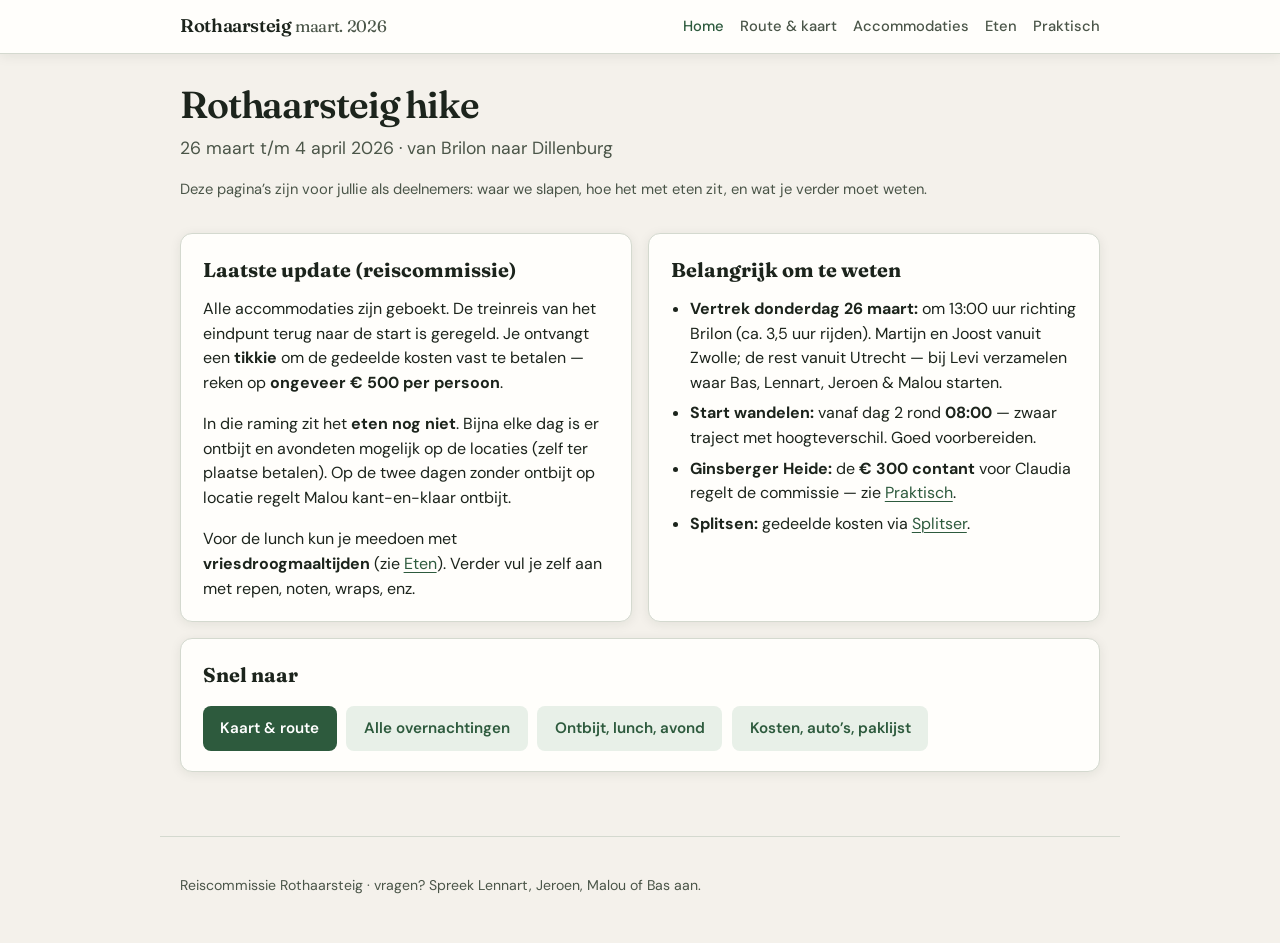
<file: index.html>
<!DOCTYPE html>
<html lang="nl">
<head>
  <meta charset="UTF-8">
  <meta name="viewport" content="width=device-width, initial-scale=1.0">
  <meta name="robots" content="noindex, nofollow">
  <link rel="icon" href="favicon.svg" type="image/svg+xml">
  <title>Rothaarsteig — maart 2026</title>
  <meta name="description" content="Informatie voor deelnemers: Rothaarsteig hike 26 maart t/m 4 april 2026.">
  <link rel="canonical" href="https://lennartdeknikker.github.io/rotharsteig/">
  <meta property="og:type" content="website">
  <meta property="og:site_name" content="Rothaarsteig 2026">
  <meta property="og:title" content="Rothaarsteig — maart 2026">
  <meta property="og:description" content="Informatie voor deelnemers: Rothaarsteig hike 26 maart t/m 4 april 2026.">
  <meta property="og:url" content="https://lennartdeknikker.github.io/rotharsteig/">
  <meta property="og:image" content="https://lennartdeknikker.github.io/rotharsteig/og-image.png">
  <meta property="og:image:alt" content="Rothaarsteig hike — 26 maart t/m 4 april 2026, Brilon naar Dillenburg">
  <meta property="og:locale" content="nl_NL">
  <meta name="twitter:card" content="summary_large_image">
  <meta name="twitter:title" content="Rothaarsteig — maart 2026">
  <meta name="twitter:description" content="Informatie voor deelnemers: Rothaarsteig hike 26 maart t/m 4 april 2026.">
  <meta name="twitter:image" content="https://lennartdeknikker.github.io/rotharsteig/og-image.png">
  <link rel="preconnect" href="https://fonts.googleapis.com">
  <link rel="preconnect" href="https://fonts.gstatic.com" crossorigin>
  <link href="https://fonts.googleapis.com/css2?family=DM+Sans:ital,opsz,wght@0,9..40,400;0,9..40,600;1,9..40,400&family=Fraunces:ital,opsz,wght@0,9..144,500;0,9..144,600&display=swap" rel="stylesheet">
  <link rel="stylesheet" href="assets/css/styles.css">
</head>
<body>
  <a class="skip-link" href="#main">Naar inhoud</a>
  <header class="site-header">
    <div class="site-header__inner">
      <a class="brand" href="index.html">Rothaarsteig <span>maart. 2026</span></a>
      <nav aria-label="Hoofdmenu">
        <ul class="nav">
          <li><a href="index.html" aria-current="page">Home</a></li>
          <li><a href="route.html">Route &amp; kaart</a></li>
          <li><a href="accommodaties.html">Accommodaties</a></li>
          <li><a href="eten.html">Eten</a></li>
          <li><a href="praktisch.html">Praktisch</a></li>
        </ul>
      </nav>
    </div>
  </header>

  <main id="main">
    <div class="hero">
      <h1>Rothaarsteig hike</h1>
      <p class="lead">26 maart t/m 4 april 2026 · van Brilon naar Dillenburg</p>
      <p class="muted">Deze pagina’s zijn voor jullie als deelnemers: waar we slapen, hoe het met eten zit, en wat je verder moet weten.</p>
    </div>

    <div class="grid-2">
      <div class="card">
        <h2>Laatste update (reiscommissie)</h2>
        <p>Alle accommodaties zijn geboekt. De treinreis van het eindpunt terug naar de start is geregeld. Je ontvangt een <strong>tikkie</strong> om de gedeelde kosten vast te betalen — reken op <strong>ongeveer €&nbsp;500 per persoon</strong>.</p>
        <p>In die raming zit het <strong>eten nog niet</strong>. Bijna elke dag is er ontbijt en avondeten mogelijk op de locaties (zelf ter plaatse betalen). Op de twee dagen zonder ontbijt op locatie regelt Malou kant-en-klaar ontbijt.</p>
        <p>Voor de lunch kun je meedoen met <strong>vriesdroogmaaltijden</strong> (zie <a href="eten.html">Eten</a>). Verder vul je zelf aan met repen, noten, wraps, enz.</p>
      </div>
      <div class="card">
        <h2>Belangrijk om te weten</h2>
        <ul class="clean">
          <li><strong>Vertrek donderdag 26 maart:</strong> om 13:00 uur richting Brilon (ca. 3,5 uur rijden). Martijn en Joost vanuit Zwolle; de rest vanuit Utrecht — bij Levi verzamelen waar Bas, Lennart, Jeroen &amp; Malou starten.</li>
          <li><strong>Start wandelen:</strong> vanaf dag 2 rond <strong>08:00</strong> — zwaar traject met hoogteverschil. Goed voorbereiden.</li>
          <li><strong>Ginsberger Heide:</strong> de <strong>€&nbsp;300 contant</strong> voor Claudia regelt de commissie — zie <a href="praktisch.html">Praktisch</a>.</li>
          <li><strong>Splitsen:</strong> gedeelde kosten via <a href="praktisch.html#splitser">Splitser</a>.</li>
        </ul>
      </div>
    </div>

    <div class="card">
      <h2>Snel naar</h2>
      <div class="btn-row">
        <a class="btn btn--primary" href="route.html">Kaart &amp; route</a>
        <a class="btn btn--secondary" href="accommodaties.html">Alle overnachtingen</a>
        <a class="btn btn--secondary" href="eten.html">Ontbijt, lunch, avond</a>
        <a class="btn btn--secondary" href="praktisch.html">Kosten, auto’s, paklijst</a>
      </div>
    </div>
  </main>

  <footer class="site-footer">
    <p>Reiscommissie Rothaarsteig · vragen? Spreek Lennart, Jeroen, Malou of Bas aan.</p>
  </footer>
</body>
</html>
</file>
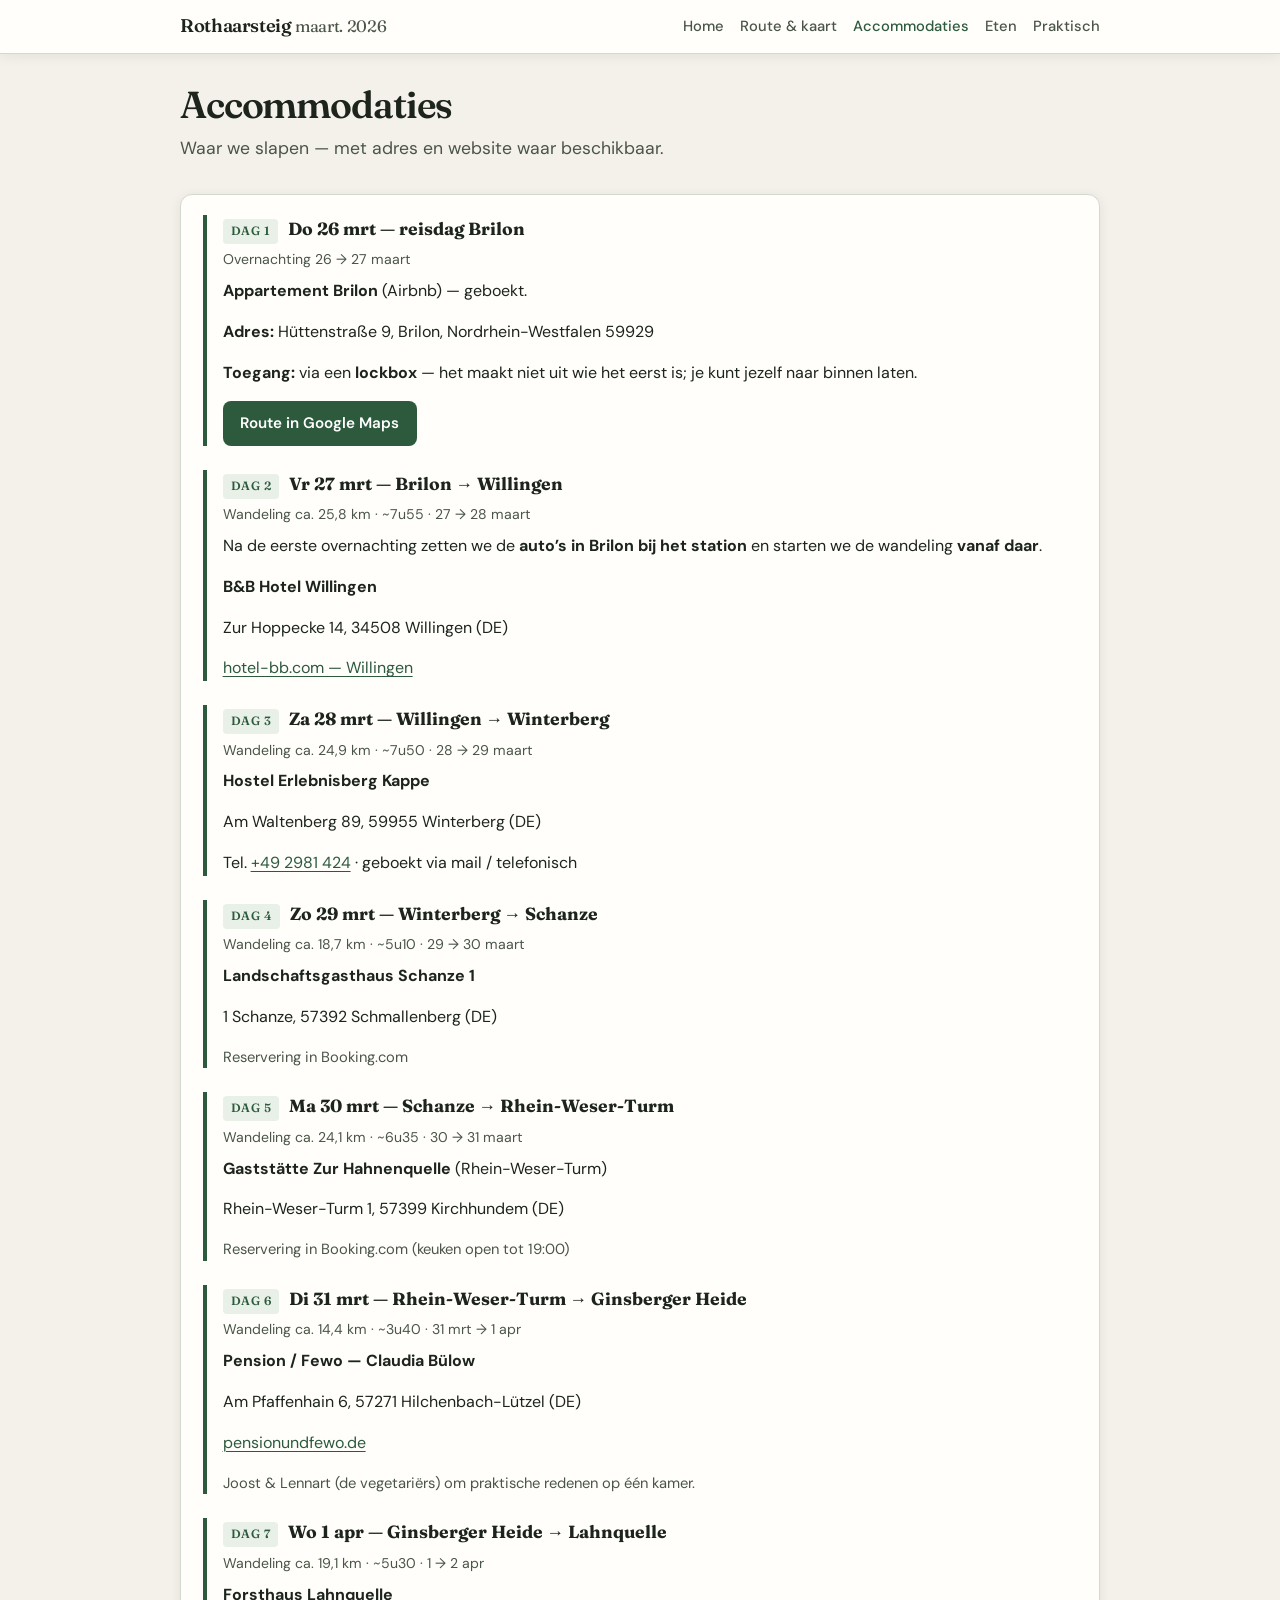
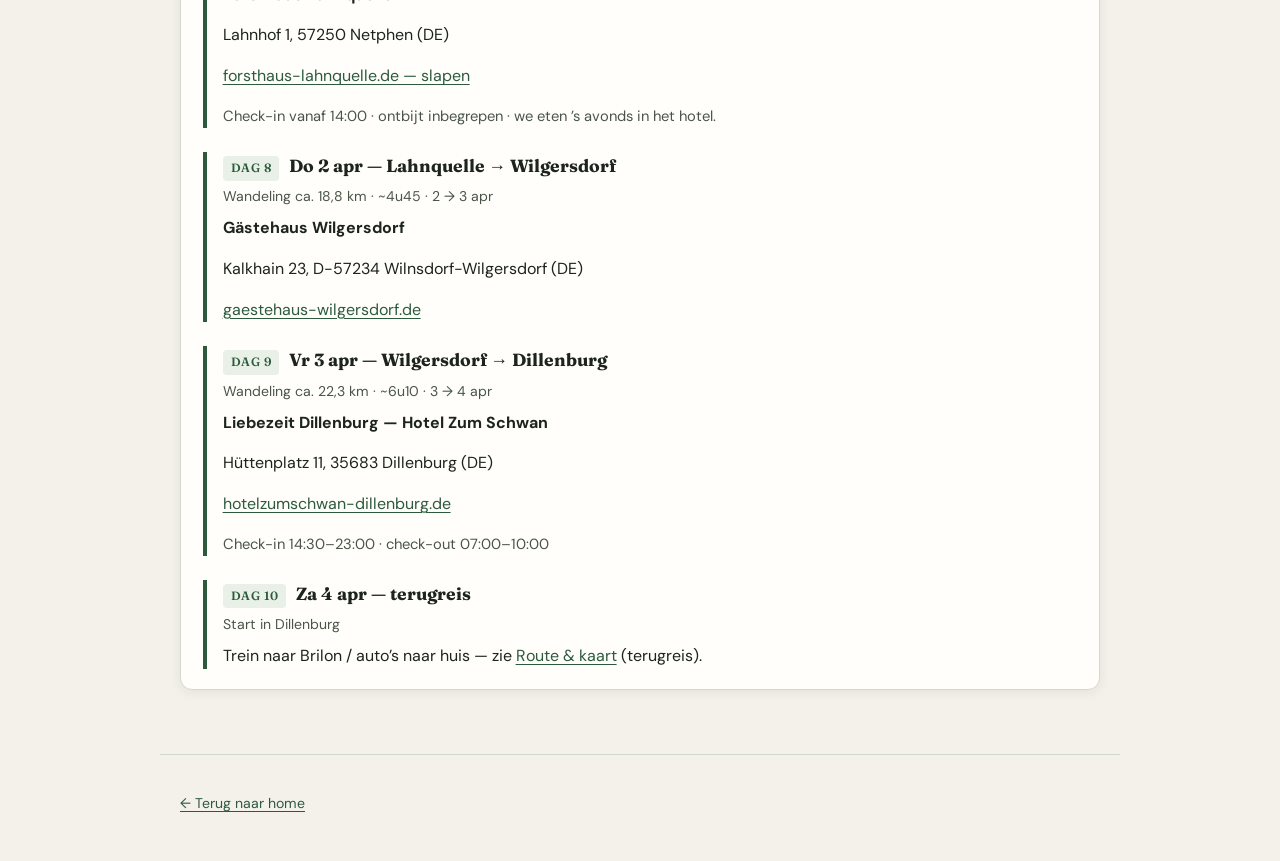
<file: accommodaties.html>
<!DOCTYPE html>
<html lang="nl">
<head>
  <meta charset="UTF-8">
  <meta name="viewport" content="width=device-width, initial-scale=1.0">
  <meta name="robots" content="noindex, nofollow">
  <link rel="icon" href="favicon.svg" type="image/svg+xml">
  <title>Accommodaties — Rothaarsteig 2026</title>
  <meta name="description" content="Overnachtingen Rothaarsteig: adressen en links per dag.">
  <link rel="canonical" href="https://lennartdeknikker.github.io/rotharsteig/accommodaties.html">
  <meta property="og:type" content="website">
  <meta property="og:site_name" content="Rothaarsteig 2026">
  <meta property="og:title" content="Accommodaties — Rothaarsteig 2026">
  <meta property="og:description" content="Overnachtingen Rothaarsteig: adressen en links per dag.">
  <meta property="og:url" content="https://lennartdeknikker.github.io/rotharsteig/accommodaties.html">
  <meta property="og:image" content="https://lennartdeknikker.github.io/rotharsteig/og-image.png">
  <meta property="og:image:alt" content="Rothaarsteig hike — 26 maart t/m 4 april 2026, Brilon naar Dillenburg">
  <meta property="og:locale" content="nl_NL">
  <meta name="twitter:card" content="summary_large_image">
  <meta name="twitter:title" content="Accommodaties — Rothaarsteig 2026">
  <meta name="twitter:description" content="Overnachtingen Rothaarsteig: adressen en links per dag.">
  <meta name="twitter:image" content="https://lennartdeknikker.github.io/rotharsteig/og-image.png">
  <link rel="preconnect" href="https://fonts.googleapis.com">
  <link rel="preconnect" href="https://fonts.gstatic.com" crossorigin>
  <link href="https://fonts.googleapis.com/css2?family=DM+Sans:ital,opsz,wght@0,9..40,400;0,9..40,600;1,9..40,400&family=Fraunces:ital,opsz,wght@0,9..144,500;0,9..144,600&display=swap" rel="stylesheet">
  <link rel="stylesheet" href="assets/css/styles.css">
</head>
<body>
  <a class="skip-link" href="#main">Naar inhoud</a>
  <header class="site-header">
    <div class="site-header__inner">
      <a class="brand" href="index.html">Rothaarsteig <span>maart. 2026</span></a>
      <nav aria-label="Hoofdmenu">
        <ul class="nav">
          <li><a href="index.html">Home</a></li>
          <li><a href="route.html">Route &amp; kaart</a></li>
          <li><a href="accommodaties.html" aria-current="page">Accommodaties</a></li>
          <li><a href="eten.html">Eten</a></li>
          <li><a href="praktisch.html">Praktisch</a></li>
        </ul>
      </nav>
    </div>
  </header>

  <main id="main">
    <div class="hero">
      <h1>Accommodaties</h1>
      <p class="lead">Waar we slapen — met adres en website waar beschikbaar.</p>
    </div>

    <div class="card">
      <div class="day-block" id="dag1">
        <h3><span class="tag">Dag 1</span> Do 26 mrt — reisdag Brilon</h3>
        <p class="day-meta">Overnachting 26 → 27 maart</p>
        <p><strong>Appartement Brilon</strong> (Airbnb) — geboekt.</p>
        <p>
          <strong>Adres:</strong> Hüttenstraße 9, Brilon, Nordrhein-Westfalen 59929<br>
        </p>
        <p><strong>Toegang:</strong> via een <strong>lockbox</strong> — het maakt niet uit wie het eerst is; je kunt jezelf naar binnen laten.</p>
        <p class="btn-row">
          <a class="btn btn--primary" href="https://www.google.com/maps/search/?api=1&amp;query=51.384836608560505%2C8.505992915344226" target="_blank" rel="noopener noreferrer">Route in Google Maps</a>
        </p>
      </div>

      <div class="day-block" id="dag2">
        <h3><span class="tag">Dag 2</span> Vr 27 mrt — Brilon → Willingen</h3>
        <p class="day-meta">Wandeling ca. 25,8 km · ~7u55 · 27 → 28 maart</p>
        <p>Na de eerste overnachting zetten we de <strong>auto’s in Brilon bij het station</strong> en starten we de wandeling <strong>vanaf daar</strong>.</p>
        <p><strong>B&amp;B Hotel Willingen</strong></p>
        <p>Zur Hoppecke 14, 34508 Willingen (DE)</p>
        <p><a href="https://www.hotel-bb.com/en/hotel/willingen" target="_blank" rel="noopener noreferrer">hotel-bb.com — Willingen</a></p>
      </div>

      <div class="day-block" id="dag3">
        <h3><span class="tag">Dag 3</span> Za 28 mrt — Willingen → Winterberg</h3>
        <p class="day-meta">Wandeling ca. 24,9 km · ~7u50 · 28 → 29 maart</p>
        <p><strong>Hostel Erlebnisberg Kappe</strong></p>
        <p>Am Waltenberg 89, 59955 Winterberg (DE)</p>
        <p>Tel. <a href="tel:+492981424">+49 2981 424</a> · geboekt via mail / telefonisch</p>
      </div>

      <div class="day-block" id="dag4">
        <h3><span class="tag">Dag 4</span> Zo 29 mrt — Winterberg → Schanze</h3>
        <p class="day-meta">Wandeling ca. 18,7 km · ~5u10 · 29 → 30 maart</p>
        <p><strong>Landschaftsgasthaus Schanze 1</strong></p>
        <p>1 Schanze, 57392 Schmallenberg (DE)</p>
        <p class="muted">Reservering in Booking.com</p>
      </div>

      <div class="day-block" id="dag5">
        <h3><span class="tag">Dag 5</span> Ma 30 mrt — Schanze → Rhein-Weser-Turm</h3>
        <p class="day-meta">Wandeling ca. 24,1 km · ~6u35 · 30 → 31 maart</p>
        <p><strong>Gaststätte Zur Hahnenquelle</strong> (Rhein-Weser-Turm)</p>
        <p>Rhein-Weser-Turm 1, 57399 Kirchhundem (DE)</p>
        <p class="muted">Reservering in Booking.com (keuken open tot 19:00)</p>
      </div>

      <div class="day-block" id="dag6">
        <h3><span class="tag">Dag 6</span> Di 31 mrt — Rhein-Weser-Turm → Ginsberger Heide</h3>
        <p class="day-meta">Wandeling ca. 14,4 km · ~3u40 · 31 mrt → 1 apr</p>
        <p><strong>Pension / Fewo — Claudia Bülow</strong></p>
        <p>Am Pfaffenhain 6, 57271 Hilchenbach-Lützel (DE)</p>
        <p><a href="https://www.pensionundfewo.de/" target="_blank" rel="noopener noreferrer">pensionundfewo.de</a></p>
        <p class="muted">Joost &amp; Lennart (de vegetariërs) om praktische redenen op één kamer.</p>
      </div>

      <div class="day-block" id="dag7">
        <h3><span class="tag">Dag 7</span> Wo 1 apr — Ginsberger Heide → Lahnquelle</h3>
        <p class="day-meta">Wandeling ca. 19,1 km · ~5u30 · 1 → 2 apr</p>
        <p><strong>Forsthaus Lahnquelle</strong></p>
        <p>Lahnhof 1, 57250 Netphen (DE)</p>
        <p><a href="https://www.forsthaus-lahnquelle.de/schlafen" target="_blank" rel="noopener noreferrer">forsthaus-lahnquelle.de — slapen</a></p>
        <p class="muted">Check-in vanaf 14:00 · ontbijt inbegrepen · we eten ’s avonds in het hotel.</p>
      </div>

      <div class="day-block" id="dag8">
        <h3><span class="tag">Dag 8</span> Do 2 apr — Lahnquelle → Wilgersdorf</h3>
        <p class="day-meta">Wandeling ca. 18,8 km · ~4u45 · 2 → 3 apr</p>
        <p><strong>Gästehaus Wilgersdorf</strong></p>
        <p>Kalkhain 23, D-57234 Wilnsdorf-Wilgersdorf (DE)</p>
        <p><a href="https://www.gaestehaus-wilgersdorf.de/" target="_blank" rel="noopener noreferrer">gaestehaus-wilgersdorf.de</a></p>
        <p class="muted"></p>
      </div>

      <div class="day-block" id="dag9">
        <h3><span class="tag">Dag 9</span> Vr 3 apr — Wilgersdorf → Dillenburg</h3>
        <p class="day-meta">Wandeling ca. 22,3 km · ~6u10 · 3 → 4 apr</p>
        <p><strong>Liebezeit Dillenburg — Hotel Zum Schwan</strong></p>
        <p>Hüttenplatz 11, 35683 Dillenburg (DE)</p>
        <p><a href="https://www.hotelzumschwan-dillenburg.de/" target="_blank" rel="noopener noreferrer">hotelzumschwan-dillenburg.de</a></p>
        <p class="muted">Check-in 14:30–23:00 · check-out 07:00–10:00</p>
      </div>

      <div class="day-block" id="dag10">
        <h3><span class="tag">Dag 10</span> Za 4 apr — terugreis</h3>
        <p class="day-meta">Start in Dillenburg</p>
        <p>Trein naar Brilon / auto’s naar huis — zie <a href="route.html#terugreis">Route &amp; kaart</a> (terugreis).</p>
      </div>
    </div>
  </main>

  <footer class="site-footer">
    <p><a href="index.html">← Terug naar home</a></p>
  </footer>
</body>
</html>
</file>
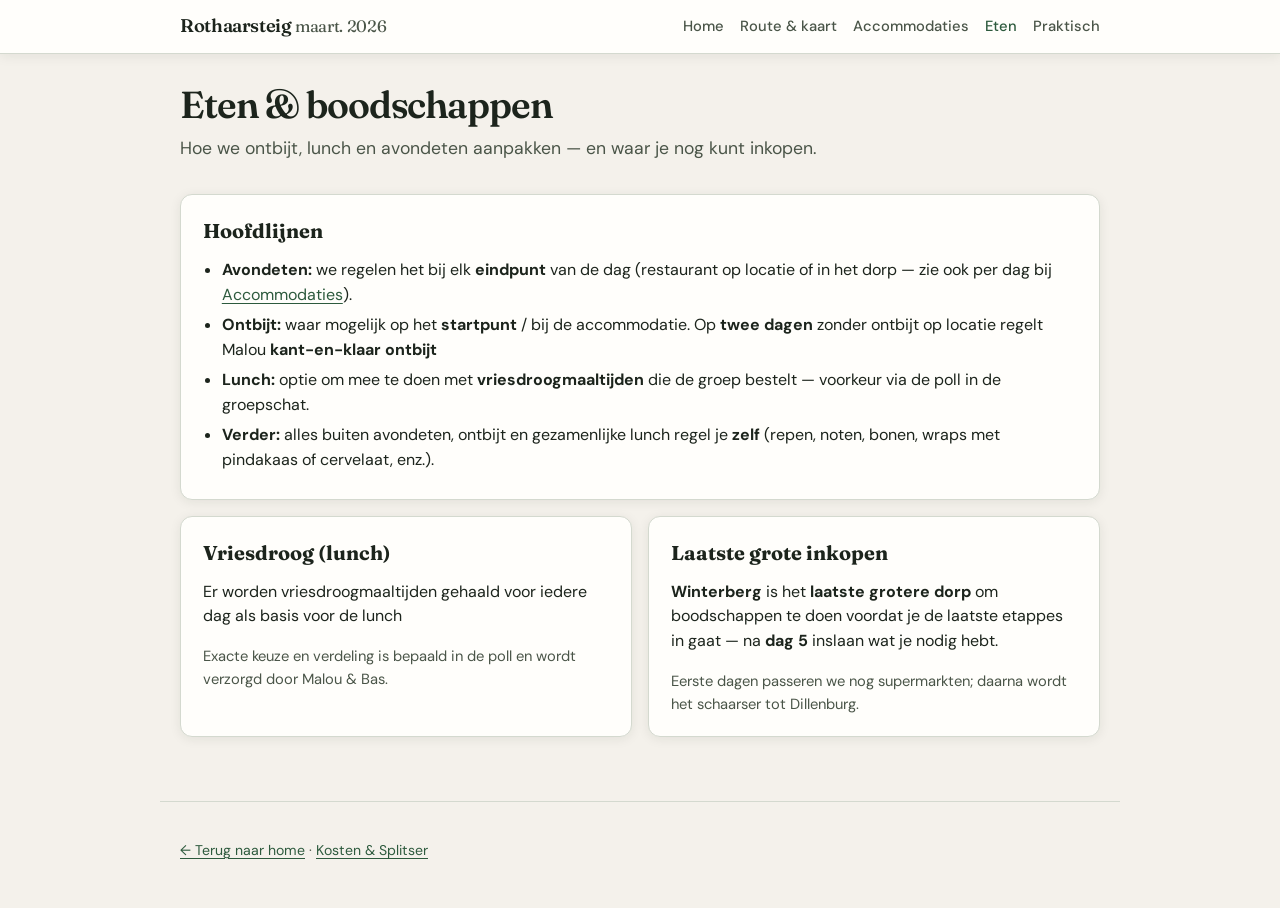
<file: eten.html>
<!DOCTYPE html>
<html lang="nl">
<head>
  <meta charset="UTF-8">
  <meta name="viewport" content="width=device-width, initial-scale=1.0">
  <meta name="robots" content="noindex, nofollow">
  <link rel="icon" href="favicon.svg" type="image/svg+xml">
  <title>Eten — Rothaarsteig 2026</title>
  <meta name="description" content="Ontbijt, lunch, avondeten en boodschappen Rothaarsteig.">
  <link rel="canonical" href="https://lennartdeknikker.github.io/rotharsteig/eten.html">
  <meta property="og:type" content="website">
  <meta property="og:site_name" content="Rothaarsteig 2026">
  <meta property="og:title" content="Eten — Rothaarsteig 2026">
  <meta property="og:description" content="Ontbijt, lunch, avondeten en boodschappen Rothaarsteig.">
  <meta property="og:url" content="https://lennartdeknikker.github.io/rotharsteig/eten.html">
  <meta property="og:image" content="https://lennartdeknikker.github.io/rotharsteig/og-image.png">
  <meta property="og:image:alt" content="Rothaarsteig hike — 26 maart t/m 4 april 2026, Brilon naar Dillenburg">
  <meta property="og:locale" content="nl_NL">
  <meta name="twitter:card" content="summary_large_image">
  <meta name="twitter:title" content="Eten — Rothaarsteig 2026">
  <meta name="twitter:description" content="Ontbijt, lunch, avondeten en boodschappen Rothaarsteig.">
  <meta name="twitter:image" content="https://lennartdeknikker.github.io/rotharsteig/og-image.png">
  <link rel="preconnect" href="https://fonts.googleapis.com">
  <link rel="preconnect" href="https://fonts.gstatic.com" crossorigin>
  <link href="https://fonts.googleapis.com/css2?family=DM+Sans:ital,opsz,wght@0,9..40,400;0,9..40,600;1,9..40,400&family=Fraunces:ital,opsz,wght@0,9..144,500;0,9..144,600&display=swap" rel="stylesheet">
  <link rel="stylesheet" href="assets/css/styles.css">
</head>
<body>
  <a class="skip-link" href="#main">Naar inhoud</a>
  <header class="site-header">
    <div class="site-header__inner">
      <a class="brand" href="index.html">Rothaarsteig <span>maart. 2026</span></a>
      <nav aria-label="Hoofdmenu">
        <ul class="nav">
          <li><a href="index.html">Home</a></li>
          <li><a href="route.html">Route &amp; kaart</a></li>
          <li><a href="accommodaties.html">Accommodaties</a></li>
          <li><a href="eten.html" aria-current="page">Eten</a></li>
          <li><a href="praktisch.html">Praktisch</a></li>
        </ul>
      </nav>
    </div>
  </header>

  <main id="main">
    <div class="hero">
      <h1>Eten &amp; boodschappen</h1>
      <p class="lead">Hoe we ontbijt, lunch en avondeten aanpakken — en waar je nog kunt inkopen.</p>
    </div>

    <div class="card">
      <h2>Hoofdlijnen</h2>
      <ul class="clean">
        <li><strong>Avondeten:</strong> we regelen het bij elk <strong>eindpunt</strong> van de dag (restaurant op locatie of in het dorp — zie ook per dag bij <a href="accommodaties.html">Accommodaties</a>).</li>
        <li><strong>Ontbijt:</strong> waar mogelijk op het <strong>startpunt</strong> / bij de accommodatie. Op <strong>twee dagen</strong> zonder ontbijt op locatie regelt Malou <strong>kant-en-klaar ontbijt</strong></li>
        <li><strong>Lunch:</strong> optie om mee te doen met <strong>vriesdroogmaaltijden</strong> die de groep bestelt — voorkeur via de poll in de groepschat.</li>
        <li><strong>Verder:</strong> alles buiten avondeten, ontbijt en gezamenlijke lunch regel je <strong>zelf</strong> (repen, noten, bonen, wraps met pindakaas of cervelaat, enz.).</li>
      </ul>
    </div>

    <div class="grid-2">
      <div class="card">
        <h2>Vriesdroog (lunch)</h2>
        <p>Er worden vriesdroogmaaltijden gehaald voor iedere dag als basis voor de lunch</p>
        <p class="muted">Exacte keuze en verdeling is bepaald in de poll en wordt verzorgd door Malou &amp; Bas.</p>
      </div>
      <div class="card">
        <h2>Laatste grote inkopen</h2>
        <p><strong>Winterberg</strong> is het <strong>laatste grotere dorp</strong> om boodschappen te doen voordat je de laatste etappes in gaat — na <strong>dag 5</strong> inslaan wat je nodig hebt.</p>
        <p class="muted">Eerste dagen passeren we nog supermarkten; daarna wordt het schaarser tot Dillenburg.</p>
      </div>
    </div>

    <!-- <div class="card">
      <h2>Per locatie (kort)</h2>
      <table class="info">
        <tbody>
          <tr>
            <th>Willingen</th>
            <td>Genoeg opties voor avondeten.</td>
          </tr>
          <tr>
            <th>Winterberg</th>
            <td>Genoeg opties; <strong>belangrijk voor boodschappen</strong>.</td>
          </tr>
          <tr>
            <th>Schanze</th>
            <td>Weinig opties — <strong>Almhütte Schanze</strong> open tot 19:00; op tijd eten of meenemen.</td>
          </tr>
          <tr>
            <th>Rhein-Weser-Turm</th>
            <td>Eten in het hotel; keuken tot 19:00.</td>
          </tr>
          <tr>
            <th>Ginsberger Heide</th>
            <td>Weinig opties; o.a. grill / falafel — <strong>Restaurant Liftschanke</strong> op 5–10 min lopen.</td>
          </tr>
          <tr>
            <th>Lahnquelle</th>
            <td>We eten in het hotel.</td>
          </tr>
          <tr>
            <th>Wilgersdorf</th>
            <td>We eten in het hotel. <strong>Ontbijt</strong> voor de groep is <strong>bijgeboekt</strong>.</td>
          </tr>
          <tr>
            <th>Dillenburg</th>
            <td>Meer dan genoeg opties in de stad.</td>
          </tr>
        </tbody>
      </table>
    </div> -->
  </main>

  <footer class="site-footer">
    <p><a href="index.html">← Terug naar home</a> · <a href="praktisch.html">Kosten &amp; Splitser</a></p>
  </footer>
</body>
</html>
</file>
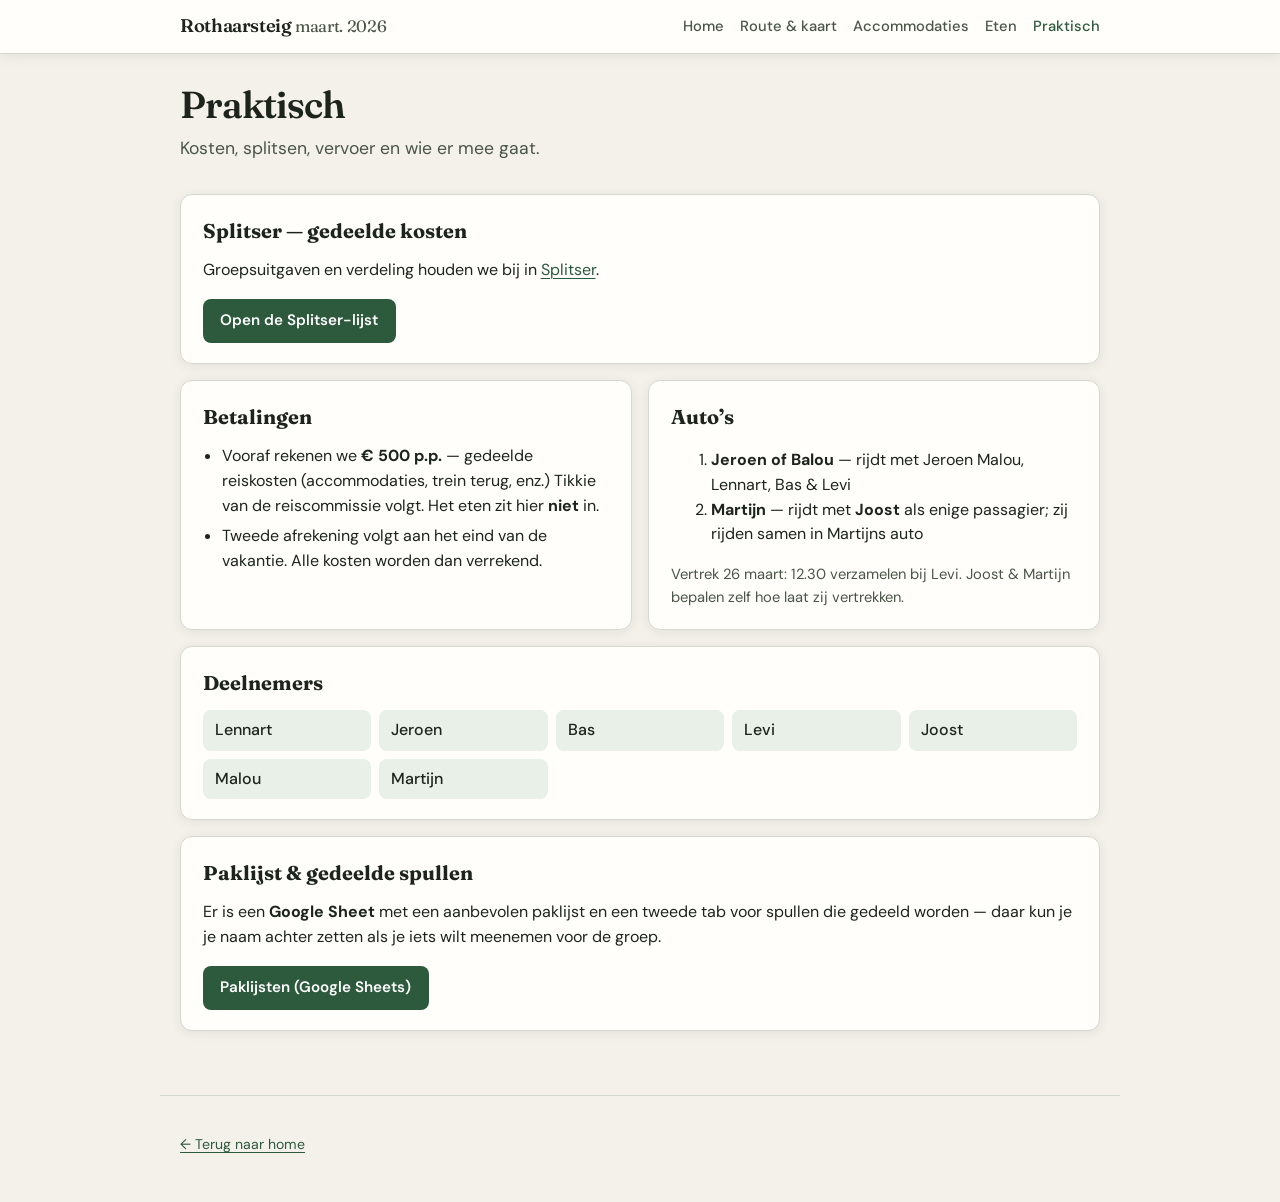
<file: praktisch.html>
<!DOCTYPE html>
<html lang="nl">
<head>
  <meta charset="UTF-8">
  <meta name="viewport" content="width=device-width, initial-scale=1.0">
  <meta name="robots" content="noindex, nofollow">
  <link rel="icon" href="favicon.svg" type="image/svg+xml">
  <title>Praktisch — Rothaarsteig 2026</title>
  <meta name="description" content="Kosten, Splitser, auto’s, deelnemers, paklijst Rothaarsteig.">
  <link rel="canonical" href="https://lennartdeknikker.github.io/rotharsteig/praktisch.html">
  <meta property="og:type" content="website">
  <meta property="og:site_name" content="Rothaarsteig 2026">
  <meta property="og:title" content="Praktisch — Rothaarsteig 2026">
  <meta property="og:description" content="Kosten, Splitser, auto’s, deelnemers, paklijst Rothaarsteig.">
  <meta property="og:url" content="https://lennartdeknikker.github.io/rotharsteig/praktisch.html">
  <meta property="og:image" content="https://lennartdeknikker.github.io/rotharsteig/og-image.png">
  <meta property="og:image:alt" content="Rothaarsteig hike — 26 maart t/m 4 april 2026, Brilon naar Dillenburg">
  <meta property="og:locale" content="nl_NL">
  <meta name="twitter:card" content="summary_large_image">
  <meta name="twitter:title" content="Praktisch — Rothaarsteig 2026">
  <meta name="twitter:description" content="Kosten, Splitser, auto’s, deelnemers, paklijst Rothaarsteig.">
  <meta name="twitter:image" content="https://lennartdeknikker.github.io/rotharsteig/og-image.png">
  <link rel="preconnect" href="https://fonts.googleapis.com">
  <link rel="preconnect" href="https://fonts.gstatic.com" crossorigin>
  <link href="https://fonts.googleapis.com/css2?family=DM+Sans:ital,opsz,wght@0,9..40,400;0,9..40,600;1,9..40,400&family=Fraunces:ital,opsz,wght@0,9..144,500;0,9..144,600&display=swap" rel="stylesheet">
  <link rel="stylesheet" href="assets/css/styles.css">
</head>
<body>
  <a class="skip-link" href="#main">Naar inhoud</a>
  <header class="site-header">
    <div class="site-header__inner">
      <a class="brand" href="index.html">Rothaarsteig <span>maart. 2026</span></a>
      <nav aria-label="Hoofdmenu">
        <ul class="nav">
          <li><a href="index.html">Home</a></li>
          <li><a href="route.html">Route &amp; kaart</a></li>
          <li><a href="accommodaties.html">Accommodaties</a></li>
          <li><a href="eten.html">Eten</a></li>
          <li><a href="praktisch.html" aria-current="page">Praktisch</a></li>
        </ul>
      </nav>
    </div>
  </header>

  <main id="main">
    <div class="hero">
      <h1>Praktisch</h1>
      <p class="lead">Kosten, splitsen, vervoer en wie er mee gaat.</p>
    </div>

    <div class="card" id="splitser">
      <h2>Splitser — gedeelde kosten</h2>
      <p>Groepsuitgaven en verdeling houden we bij in <a href="https://app.splitser.com" target="_blank" rel="noopener noreferrer">Splitser</a>.</p>
      <p>
        <a class="btn btn--primary" href="https://app.splitser.com/lists/28a157f2-1628-4cb6-b50a-f1f383ff8cfe" target="_blank" rel="noopener noreferrer">Open de Splitser-lijst</a>
      </p>
    </div>

    <div class="grid-2">
      <div class="card">
        <h2>Betalingen</h2>
        <ul class="clean">
          <li>Vooraf rekenen we <strong>€&nbsp;500 p.p.</strong> — gedeelde reiskosten (accommodaties, trein terug, enz.) Tikkie van de reiscommissie volgt. Het eten zit hier <strong>niet</strong> in.</li>
          <li>Tweede afrekening volgt aan het eind van de vakantie. Alle kosten worden dan verrekend.</li>
        </ul>
      </div>
      <div class="card">
        <h2>Auto’s</h2>
        <ol class="clean">
          <li><strong>Jeroen of Balou</strong> — rijdt met Jeroen Malou, Lennart, Bas & Levi</li>
          <li><strong>Martijn</strong> — rijdt met <strong>Joost</strong> als enige passagier; zij rijden samen in Martijns auto</li>
        </ol>
        <p class="muted">Vertrek 26 maart: 12.30 verzamelen bij Levi. Joost & Martijn bepalen zelf hoe laat zij vertrekken.</p>
      </div>
    </div>

    <div class="card">
      <h2>Deelnemers</h2>
      <ul class="participant-grid">
        <li>Lennart</li>
        <li>Jeroen</li>
        <li>Bas</li>
        <li>Levi</li>
        <li>Joost</li>
        <li>Malou</li>
        <li>Martijn</li>
      </ul>
    </div>

    <div class="card">
      <h2>Paklijst &amp; gedeelde spullen</h2>
      <p>Er is een <strong>Google Sheet</strong> met een aanbevolen paklijst en een tweede tab voor spullen die gedeeld worden — daar kun je je naam achter zetten als je iets wilt meenemen voor de groep.</p>
      <p>
        <a class="btn btn--primary" href="https://docs.google.com/spreadsheets/d/11gSDrUQy_hVB75jjjfW3jopdbVdhHRKcatUAqpLh0wY/edit?usp=sharing" target="_blank" rel="noopener noreferrer">Paklijsten (Google Sheets)</a>
      </p>
    </div>
  </main>

  <footer class="site-footer">
    <p><a href="index.html">← Terug naar home</a></p>
  </footer>
</body>
</html>
</file>
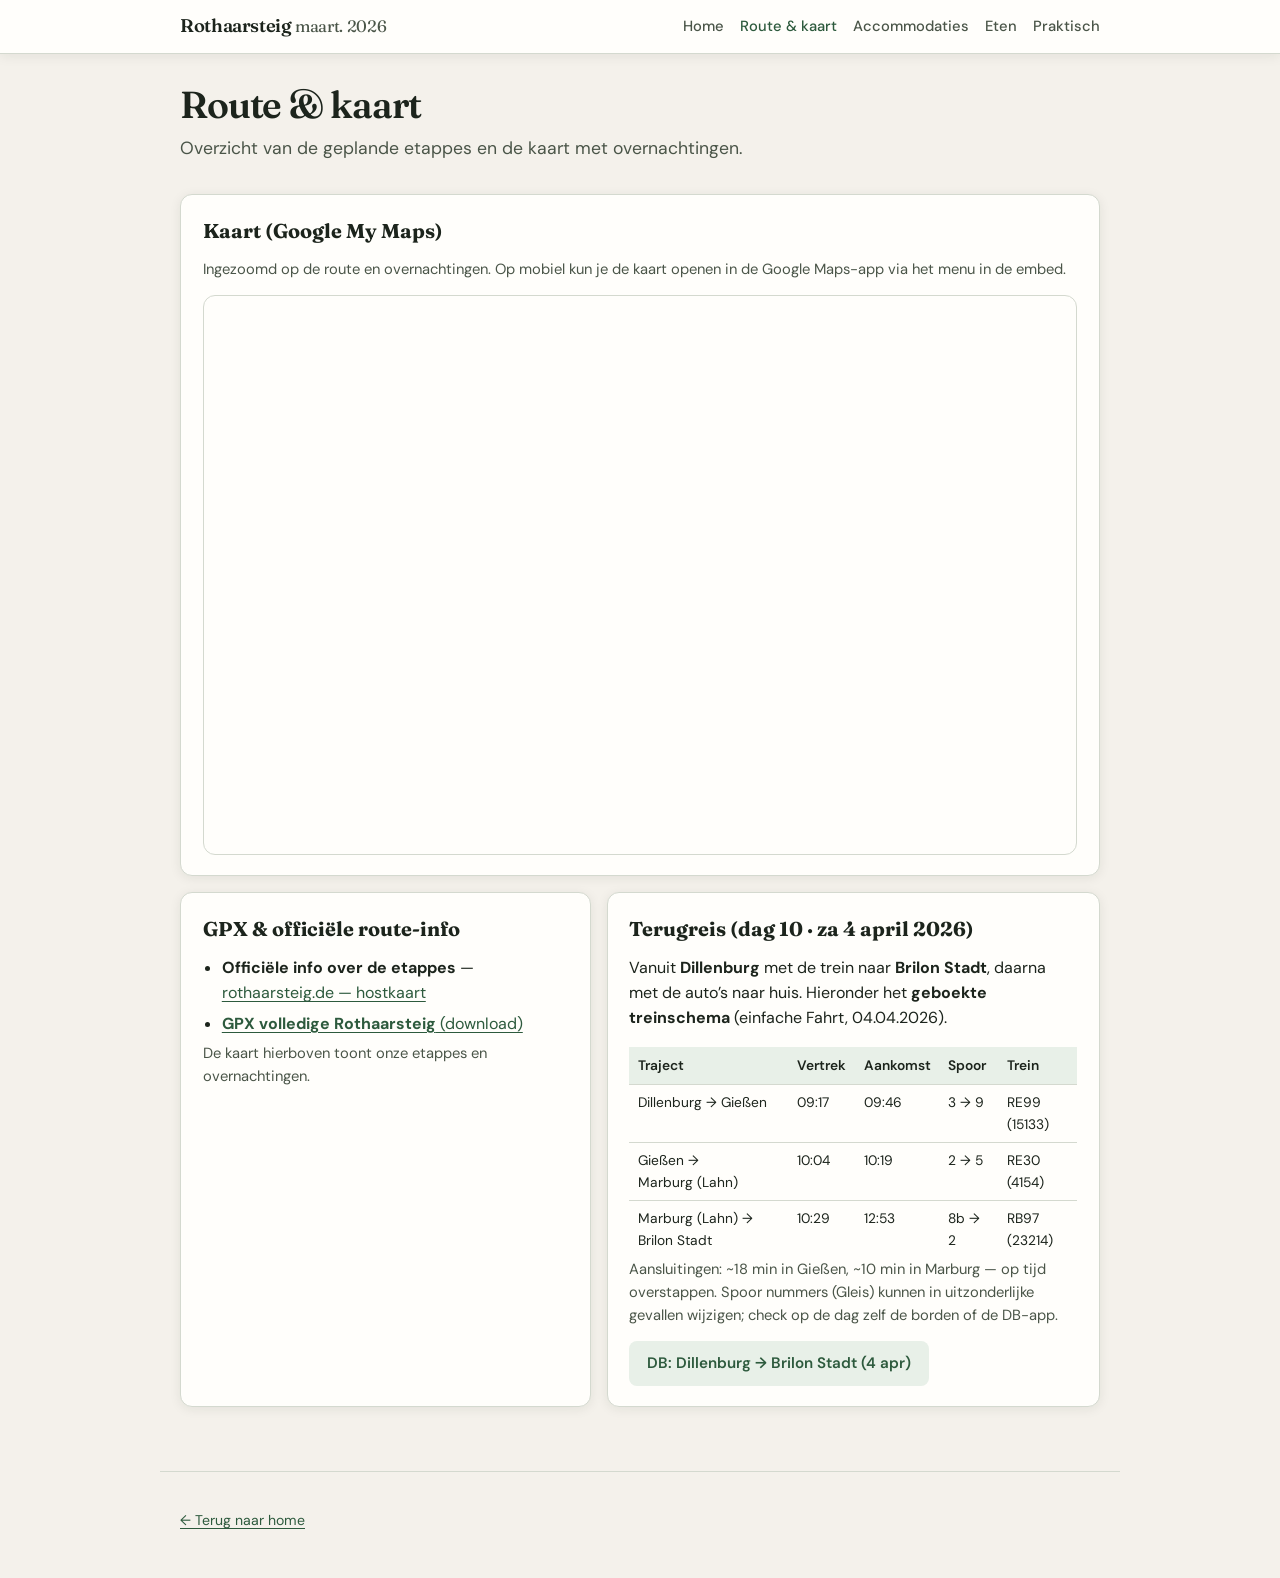
<file: route.html>
<!DOCTYPE html>
<html lang="nl">
<head>
  <meta charset="UTF-8">
  <meta name="viewport" content="width=device-width, initial-scale=1.0">
  <meta name="robots" content="noindex, nofollow">
  <link rel="icon" href="favicon.svg" type="image/svg+xml">
  <title>Route &amp; kaart — Rothaarsteig 2026</title>
  <meta name="description" content="Kaart Rothaarsteig, GPX, terugreis per trein.">
  <link rel="canonical" href="https://lennartdeknikker.github.io/rotharsteig/route.html">
  <meta property="og:type" content="website">
  <meta property="og:site_name" content="Rothaarsteig 2026">
  <meta property="og:title" content="Route &amp; kaart — Rothaarsteig 2026">
  <meta property="og:description" content="Kaart Rothaarsteig, GPX, terugreis per trein.">
  <meta property="og:url" content="https://lennartdeknikker.github.io/rotharsteig/route.html">
  <meta property="og:image" content="https://lennartdeknikker.github.io/rotharsteig/og-image.png">
  <meta property="og:image:alt" content="Rothaarsteig hike — 26 maart t/m 4 april 2026, Brilon naar Dillenburg">
  <meta property="og:locale" content="nl_NL">
  <meta name="twitter:card" content="summary_large_image">
  <meta name="twitter:title" content="Route &amp; kaart — Rothaarsteig 2026">
  <meta name="twitter:description" content="Kaart Rothaarsteig, GPX, terugreis per trein.">
  <meta name="twitter:image" content="https://lennartdeknikker.github.io/rotharsteig/og-image.png">
  <link rel="preconnect" href="https://fonts.googleapis.com">
  <link rel="preconnect" href="https://fonts.gstatic.com" crossorigin>
  <link href="https://fonts.googleapis.com/css2?family=DM+Sans:ital,opsz,wght@0,9..40,400;0,9..40,600;1,9..40,400&family=Fraunces:ital,opsz,wght@0,9..144,500;0,9..144,600&display=swap" rel="stylesheet">
  <link rel="stylesheet" href="assets/css/styles.css">
</head>
<body>
  <a class="skip-link" href="#main">Naar inhoud</a>
  <header class="site-header">
    <div class="site-header__inner">
      <a class="brand" href="index.html">Rothaarsteig <span>maart. 2026</span></a>
      <nav aria-label="Hoofdmenu">
        <ul class="nav">
          <li><a href="index.html">Home</a></li>
          <li><a href="route.html" aria-current="page">Route &amp; kaart</a></li>
          <li><a href="accommodaties.html">Accommodaties</a></li>
          <li><a href="eten.html">Eten</a></li>
          <li><a href="praktisch.html">Praktisch</a></li>
        </ul>
      </nav>
    </div>
  </header>

  <main id="main">
    <div class="hero">
      <h1>Route &amp; kaart</h1>
      <p class="lead">Overzicht van de geplande etappes en de kaart met overnachtingen.</p>
    </div>

    <div class="card">
      <h2>Kaart (Google My Maps)</h2>
      <p class="muted">Ingezoomd op de route en overnachtingen. Op mobiel kun je de kaart openen in de Google Maps-app via het menu in de embed.</p>
      <iframe
        class="map-frame"
        title="Rothaarsteig kaart met overnachtingen"
        src="https://www.google.com/maps/d/embed?mid=1tMYhOov-lUdzFzvPdeNLQQ5P7MlCr9I&ehbc=2E312F"
        loading="lazy"
        allowfullscreen
        referrerpolicy="no-referrer-when-downgrade"></iframe>
    </div>

    <div class="grid-2">
      <div class="card">
        <h2>GPX &amp; officiële route-info</h2>
        <ul class="clean">
          <li><strong>Officiële info over de etappes</strong> — <a href="https://www.rothaarsteig.de/nl/de-rothaarsteig/de-fasen/rothaarsteig-in-8-etappes" target="_blank" rel="noopener noreferrer">rothaarsteig.de — hostkaart</a></li>
          <li><a href="https://www.top-trails-of-germany.de/fileadmin/gpx/Rothaarsteig/Gesamtstrecke_Rothaarsteig2_.gpx" download><strong>GPX volledige Rothaarsteig</strong> (download) </a></li>
        </ul>
        <p class="muted">De kaart hierboven toont onze etappes en overnachtingen.</p>
      </div>
      <div class="card" id="terugreis">
        <h2>Terugreis (dag 10 · za 4 april 2026)</h2>
        <p>Vanuit <strong>Dillenburg</strong> met de trein naar <strong>Brilon Stadt</strong>, daarna met de auto’s naar huis. Hieronder het <strong>geboekte treinschema</strong> (einfache Fahrt, 04.04.2026).</p>
        <div class="schedule-wrap">
          <table class="schedule">
            <thead>
              <tr>
                <th>Traject</th>
                <th>Vertrek</th>
                <th>Aankomst</th>
                <th>Spoor</th>
                <th>Trein</th>
              </tr>
            </thead>
            <tbody>
              <tr>
                <td>Dillenburg → Gießen</td>
                <td>09:17</td>
                <td>09:46</td>
                <td>3 → 9</td>
                <td>RE99 (15133)</td>
              </tr>
              <tr>
                <td>Gießen → Marburg&nbsp;(Lahn)</td>
                <td>10:04</td>
                <td>10:19</td>
                <td>2 → 5</td>
                <td>RE30 (4154)</td>
              </tr>
              <tr>
                <td>Marburg&nbsp;(Lahn) → Brilon Stadt</td>
                <td>10:29</td>
                <td>12:53</td>
                <td>8b → 2</td>
                <td>RB97 (23214)</td>
              </tr>
            </tbody>
          </table>
        </div>
        <p class="muted">Aansluitingen: ~18 min in Gießen, ~10 min in Marburg — op tijd overstappen. Spoor nummers (Gleis) kunnen in uitzonderlijke gevallen wijzigen; check op de dag zelf de borden of de DB-app.</p>
        <p class="btn-row">
          <a class="btn btn--secondary" href="https://int.bahn.de/nl/buchung/fahrplan/suche#sts=true&so=Dillenburg&zo=Brilon%20Stadt&kl=2&r=13:16:KLASSENLOS:1&soid=A%3D1%40O%3DDillenburg%40X%3D8294625%40Y%3D50734947%40U%3D80%40L%3D8000074%40p%3D1773857730%40i%3DU%C3%97008011578%40&zoid=A%3D1%40O%3DBrilon%20Stadt%40X%3D8575287%40Y%3D51399061%40U%3D80%40L%3D8001182%40p%3D1773857730%40i%3DU%C3%97008008546%40&sot=ST&zot=ST&soei=8000074&zoei=8001182&hd=2026-04-04T09:00:11&hza=D&hz=%5B%5D&ar=false&s=true&d=false&vm=00,01,02,03,04,05,06,07,08,09&fm=false&bp=false&dlt=false&dltv=false" target="_blank" rel="noopener noreferrer">DB: Dillenburg → Brilon Stadt (4 apr)</a>
        </p>
      </div>
    </div>
  </main>

  <footer class="site-footer">
    <p><a href="index.html">← Terug naar home</a></p>
  </footer>
</body>
</html>
</file>
<file: assets/css/styles.css>
/* Rothaarsteig — deelnemerssite */
:root {
  --bg: #f4f1eb;
  --surface: #fffefb;
  --ink: #1c241c;
  --muted: #4a5548;
  --accent: #2d5a3d;
  --accent-soft: #e8f0e8;
  --border: #d4d9cf;
  --shadow: 0 2px 12px rgba(28, 36, 28, 0.08);
  --radius: 12px;
  --font: "DM Sans", system-ui, sans-serif;
  --font-display: "Fraunces", Georgia, serif;
}

*,
*::before,
*::after {
  box-sizing: border-box;
}

html {
  scroll-behavior: smooth;
}

body {
  margin: 0;
  font-family: var(--font);
  font-size: 1rem;
  line-height: 1.55;
  color: var(--ink);
  background: var(--bg);
  min-height: 100vh;
}

a {
  color: var(--accent);
  text-decoration-thickness: 1px;
  text-underline-offset: 3px;
}

a:hover {
  color: #1e4028;
}

.skip-link {
  position: absolute;
  left: -9999px;
  top: 0;
  padding: 0.75rem 1rem;
  background: var(--accent);
  color: #fff;
  z-index: 100;
}

.skip-link:focus {
  left: 0.5rem;
  top: 0.5rem;
}

.site-header {
  background: var(--surface);
  border-bottom: 1px solid var(--border);
  position: sticky;
  top: 0;
  z-index: 50;
  box-shadow: var(--shadow);
}

.site-header__inner {
  max-width: 960px;
  margin: 0 auto;
  padding: 0.75rem 1.25rem;
  display: flex;
  flex-wrap: wrap;
  align-items: center;
  justify-content: space-between;
  gap: 0.75rem;
}

.brand {
  font-family: var(--font-display);
  font-weight: 600;
  font-size: 1.15rem;
  letter-spacing: -0.02em;
  color: var(--ink);
  text-decoration: none;
}

.brand:hover {
  color: var(--accent);
}

.brand span {
  font-weight: 400;
  color: var(--muted);
  font-size: 0.9em;
}

.nav {
  display: flex;
  flex-wrap: wrap;
  gap: 0.35rem 1rem;
  list-style: none;
  margin: 0;
  padding: 0;
}

.nav a {
  font-size: 0.92rem;
  font-weight: 500;
  color: var(--muted);
  text-decoration: none;
}

.nav a:hover,
.nav a[aria-current="page"] {
  color: var(--accent);
}

main {
  max-width: 960px;
  margin: 0 auto;
  padding: 1.75rem 1.25rem 3rem;
}

.hero {
  margin-bottom: 2rem;
}

.hero h1 {
  font-family: var(--font-display);
  font-size: clamp(1.75rem, 4vw, 2.35rem);
  font-weight: 600;
  letter-spacing: -0.03em;
  line-height: 1.2;
  margin: 0 0 0.5rem;
}

.lead {
  font-size: 1.1rem;
  color: var(--muted);
  margin: 0 0 1rem;
}

.card {
  background: var(--surface);
  border: 1px solid var(--border);
  border-radius: var(--radius);
  padding: 1.25rem 1.35rem;
  margin-bottom: 1rem;
  box-shadow: var(--shadow);
}

.card h2 {
  font-family: var(--font-display);
  font-size: 1.25rem;
  margin: 0 0 0.75rem;
  color: var(--ink);
}

.card h3 {
  font-size: 1rem;
  margin: 1rem 0 0.4rem;
  color: var(--accent);
}

.card p:last-child,
.card ul:last-child {
  margin-bottom: 0;
}

.card p,
.card ul {
  margin-top: 0;
}

ul.clean {
  margin: 0;
  padding-left: 1.2rem;
}

ul.clean li {
  margin-bottom: 0.35rem;
}

.grid-2 {
  display: grid;
  gap: 1rem;
}

@media (min-width: 640px) {
  .grid-2 {
    grid-template-columns: 1fr 1fr;
  }
}

.btn {
  display: inline-flex;
  align-items: center;
  justify-content: center;
  gap: 0.4rem;
  padding: 0.65rem 1.1rem;
  font-family: var(--font);
  font-size: 0.95rem;
  font-weight: 600;
  border-radius: 8px;
  border: none;
  cursor: pointer;
  text-decoration: none;
  transition: background 0.15s, transform 0.1s;
}

.btn--primary {
  background: var(--accent);
  color: #fff;
}

.btn--primary:hover {
  background: #234a30;
  color: #fff;
}

.btn--secondary {
  background: var(--accent-soft);
  color: var(--accent);
}

.btn--secondary:hover {
  background: #dce8dc;
  color: #1e4028;
}

.btn-row {
  display: flex;
  flex-wrap: wrap;
  gap: 0.6rem;
  margin-top: 1rem;
}

.map-frame {
  width: 100%;
  height: min(70vh, 560px);
  border: 1px solid var(--border);
  border-radius: var(--radius);
  display: block;
}

.day-block {
  border-left: 4px solid var(--accent);
  padding-left: 1rem;
  margin-bottom: 1.5rem;
}

.day-block:last-child {
  margin-bottom: 0;
}

.day-block h3 {
  font-family: var(--font-display);
  font-size: 1.1rem;
  margin: 0 0 0.35rem;
  color: var(--ink);
}

.day-meta {
  font-size: 0.88rem;
  color: var(--muted);
  margin-bottom: 0.5rem;
}

.tag {
  display: inline-block;
  font-size: 0.75rem;
  font-weight: 600;
  text-transform: uppercase;
  letter-spacing: 0.04em;
  color: var(--accent);
  background: var(--accent-soft);
  padding: 0.2rem 0.5rem;
  border-radius: 4px;
  margin-right: 0.35rem;
}

table.info {
  width: 100%;
  border-collapse: collapse;
  font-size: 0.92rem;
}

table.info th,
table.info td {
  text-align: left;
  padding: 0.5rem 0.65rem;
  border-bottom: 1px solid var(--border);
  vertical-align: top;
}

table.info th {
  color: var(--muted);
  font-weight: 500;
  width: 7.5rem;
}

.schedule-wrap {
  overflow-x: auto;
  margin: 0.75rem 0 0;
  -webkit-overflow-scrolling: touch;
}

table.schedule {
  width: 100%;
  min-width: 28rem;
  border-collapse: collapse;
  font-size: 0.86rem;
}

table.schedule thead th {
  text-align: left;
  padding: 0.5rem 0.55rem;
  background: var(--accent-soft);
  color: var(--ink);
  font-weight: 600;
  border-bottom: 1px solid var(--border);
  white-space: nowrap;
}

table.schedule td {
  padding: 0.45rem 0.55rem;
  border-bottom: 1px solid var(--border);
  vertical-align: top;
}

table.schedule tbody tr:last-child td {
  border-bottom: none;
}

.callout {
  background: var(--accent-soft);
  border-radius: var(--radius);
  padding: 1rem 1.15rem;
  margin: 1rem 0;
  border: 1px solid #c5d6c5;
}

.callout strong {
  color: var(--accent);
}

.muted {
  color: var(--muted);
  font-size: 0.92rem;
}

.site-footer {
  max-width: 960px;
  margin: 0 auto;
  padding: 1.5rem 1.25rem 2rem;
  border-top: 1px solid var(--border);
  font-size: 0.88rem;
  color: var(--muted);
}

.participant-grid {
  display: grid;
  grid-template-columns: repeat(auto-fill, minmax(140px, 1fr));
  gap: 0.5rem;
  list-style: none;
  padding: 0;
  margin: 0;
}

.participant-grid li {
  background: var(--accent-soft);
  padding: 0.5rem 0.75rem;
  border-radius: 8px;
  font-weight: 500;
}
</file>
